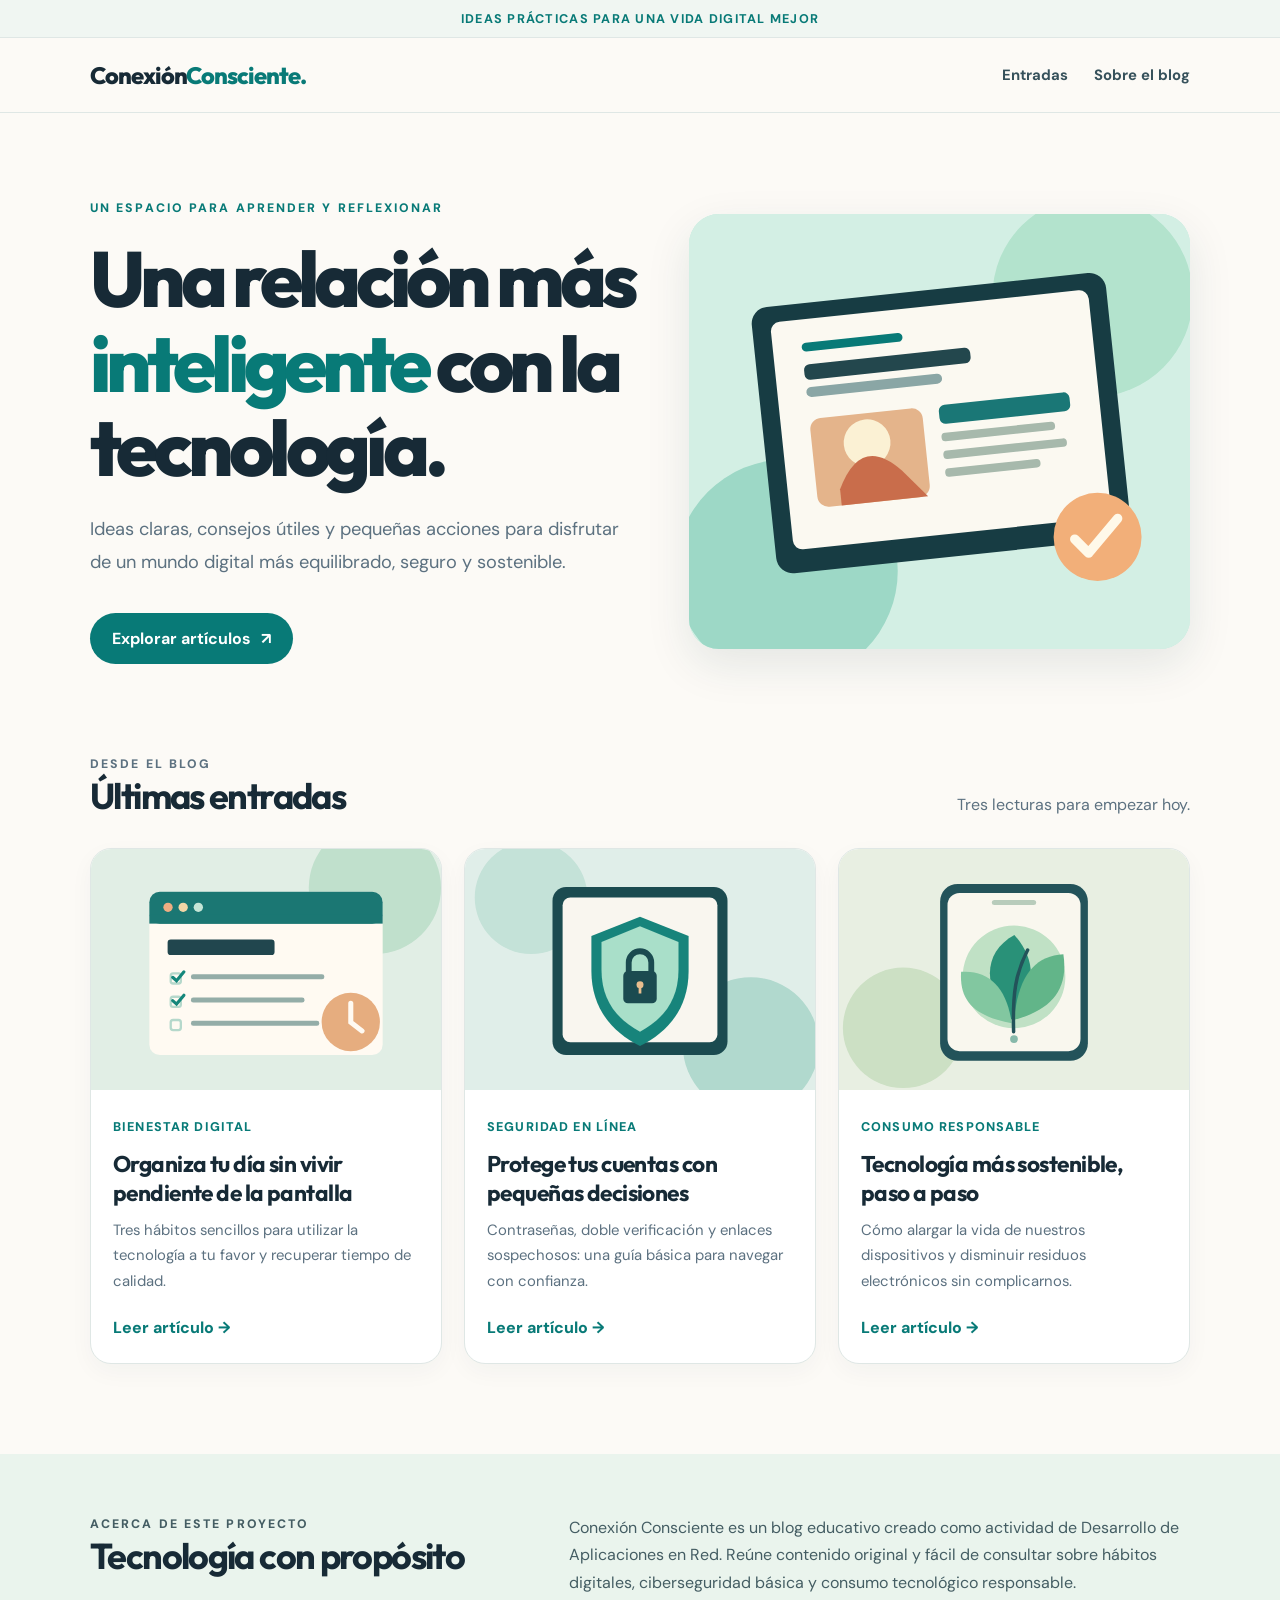
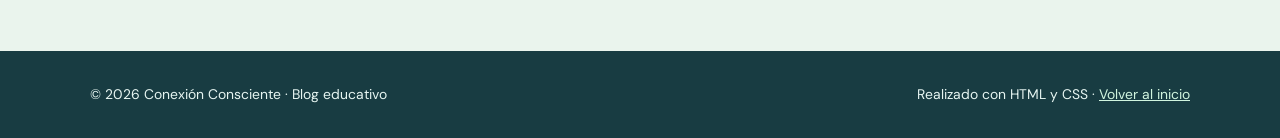
<file: index.html>
<!doctype html><html lang="es"><head><meta charset="utf-8"><meta name="viewport" content="width=device-width, initial-scale=1"><meta name="description" content="Blog sobre bienestar digital, seguridad en Internet y tecnología sostenible"><title>Inicio | Conexión Consciente</title><link rel="stylesheet" href="assets/styles.css"></head><body><a class="skip" href="#contenido">Saltar al contenido</a><div class="topbar">Ideas prácticas para una vida digital mejor</div><header class="site-header"><nav class="nav wrap" aria-label="Navegación principal"><a class="brand" href="index.html">Conexión<span>Consciente.</span></a><div class="nav-links"><a href="index.html#entradas">Entradas</a><a href="index.html#sobre-el-blog">Sobre el blog</a></div></nav></header><main id="contenido"><div class="wrap"><section class="hero"><div><p class="eyebrow">Un espacio para aprender y reflexionar</p><h1>Una relación más <em>inteligente</em> con la tecnología.</h1><p class="lead">Ideas claras, consejos útiles y pequeñas acciones para disfrutar de un mundo digital más equilibrado, seguro y sostenible.</p><a class="btn" href="#entradas">Explorar artículos <span aria-hidden="true">↗</span></a></div><div class="hero-art"><img src="assets/hero.svg" alt="Ilustración de una página web abierta, con contenidos organizados y un símbolo de verificación"></div></section><section class="section" id="entradas"><div class="section-head"><div><p class="eyebrow">Desde el blog</p><h2>Últimas entradas</h2></div><p>Tres lecturas para empezar hoy.</p></div><div class="cards"><article class="post-card"><a href="organiza-tu-dia.html" aria-label="Leer: Organiza tu día sin vivir pendiente de la pantalla"><img src="assets/productividad.svg" alt="Ilustración editorial sobre bienestar digital" loading="lazy"></a><div class="post-body"><span class="meta">Bienestar digital</span><h3>Organiza tu día sin vivir pendiente de la pantalla</h3><p>Tres hábitos sencillos para utilizar la tecnología a tu favor y recuperar tiempo de calidad.</p><a class="read-link" href="organiza-tu-dia.html">Leer artículo <span aria-hidden="true">→</span></a></div></article><article class="post-card"><a href="protege-tus-cuentas.html" aria-label="Leer: Protege tus cuentas con pequeñas decisiones"><img src="assets/seguridad.svg" alt="Ilustración editorial sobre seguridad en línea" loading="lazy"></a><div class="post-body"><span class="meta">Seguridad en línea</span><h3>Protege tus cuentas con pequeñas decisiones</h3><p>Contraseñas, doble verificación y enlaces sospechosos: una guía básica para navegar con confianza.</p><a class="read-link" href="protege-tus-cuentas.html">Leer artículo <span aria-hidden="true">→</span></a></div></article><article class="post-card"><a href="tecnologia-sostenible.html" aria-label="Leer: Tecnología más sostenible, paso a paso"><img src="assets/sostenibilidad.svg" alt="Ilustración editorial sobre consumo responsable" loading="lazy"></a><div class="post-body"><span class="meta">Consumo responsable</span><h3>Tecnología más sostenible, paso a paso</h3><p>Cómo alargar la vida de nuestros dispositivos y disminuir residuos electrónicos sin complicarnos.</p><a class="read-link" href="tecnologia-sostenible.html">Leer artículo <span aria-hidden="true">→</span></a></div></article></div></section></div><section class="about" id="sobre-el-blog"><div class="wrap about-inner"><div><p class="eyebrow">Acerca de este proyecto</p><h2>Tecnología con propósito</h2></div><p>Conexión Consciente es un blog educativo creado como actividad de Desarrollo de Aplicaciones en Red. Reúne contenido original y fácil de consultar sobre hábitos digitales, ciberseguridad básica y consumo tecnológico responsable.</p></div></section></main><footer class="footer"><div class="wrap footer-inner"><span>© 2026 Conexión Consciente · Blog educativo</span><span>Realizado con HTML y CSS · <a href="index.html">Volver al inicio</a></span></div></footer></body></html>
</file>
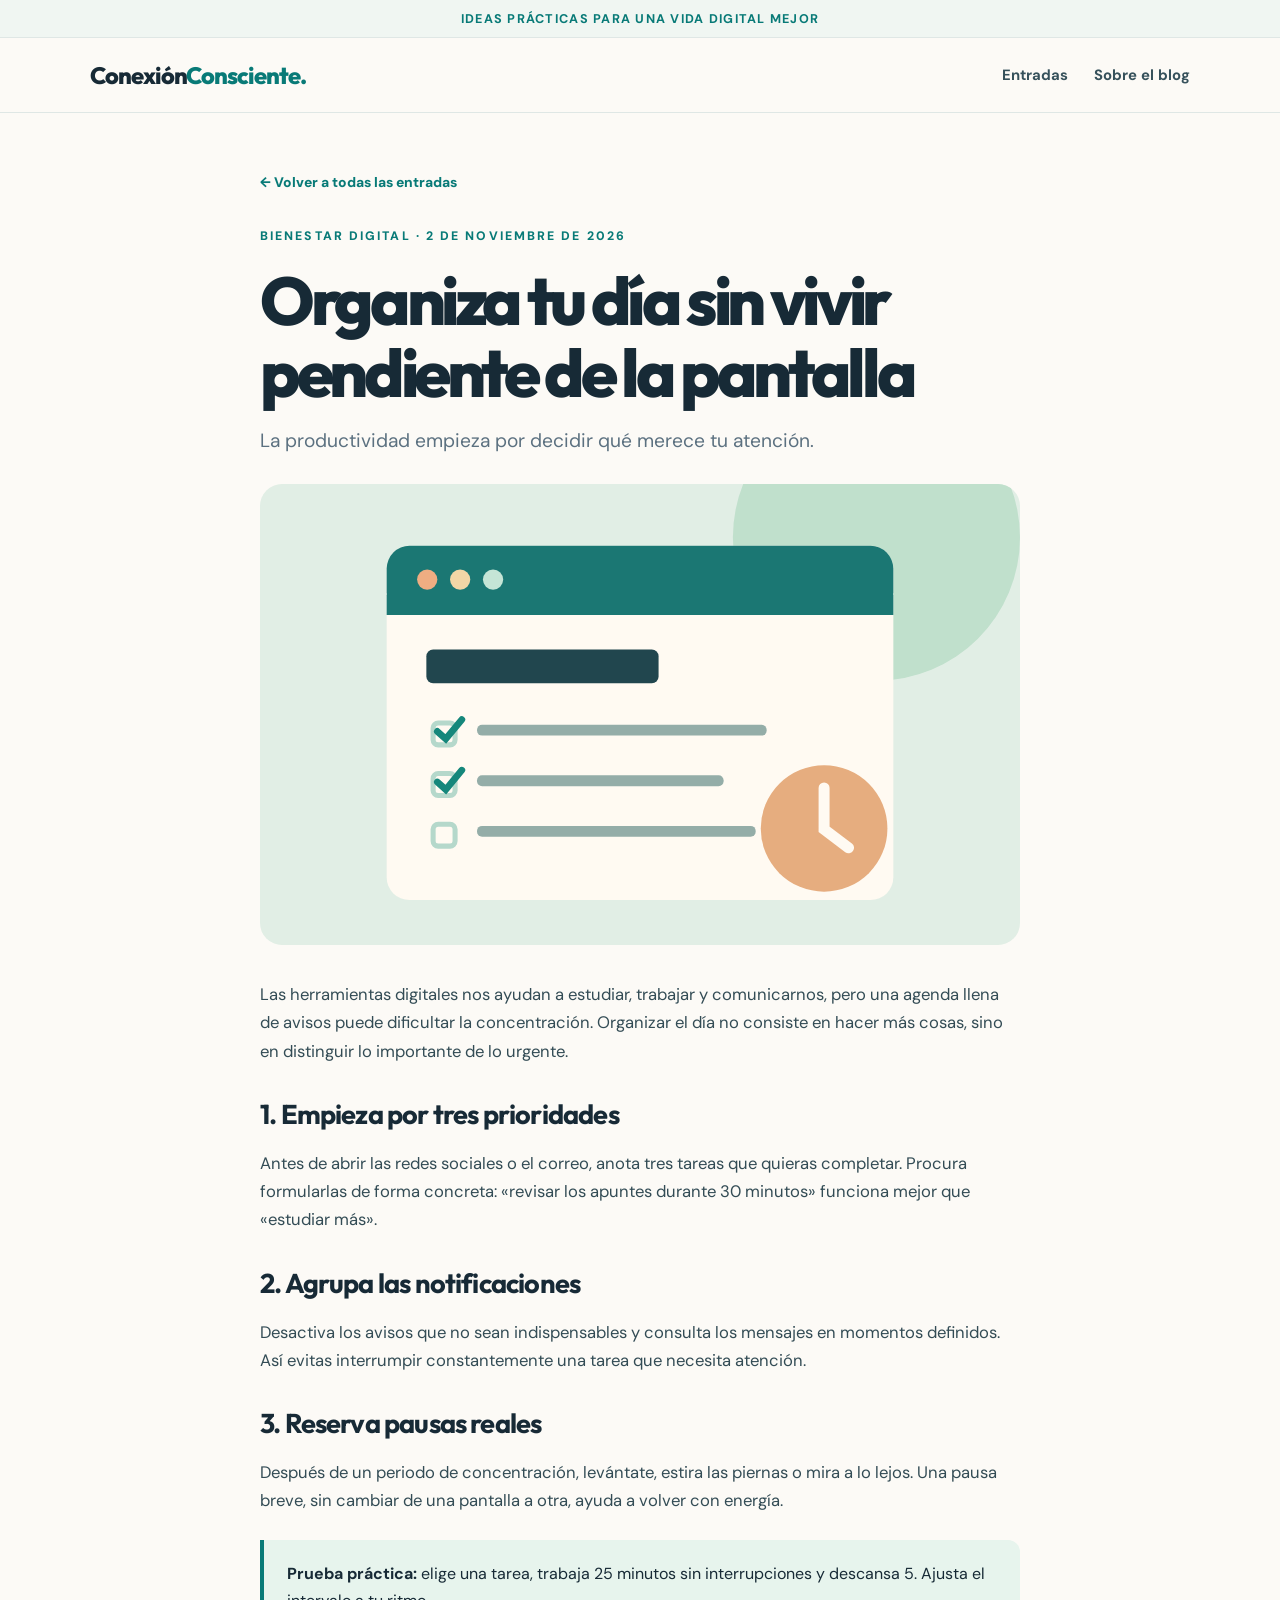
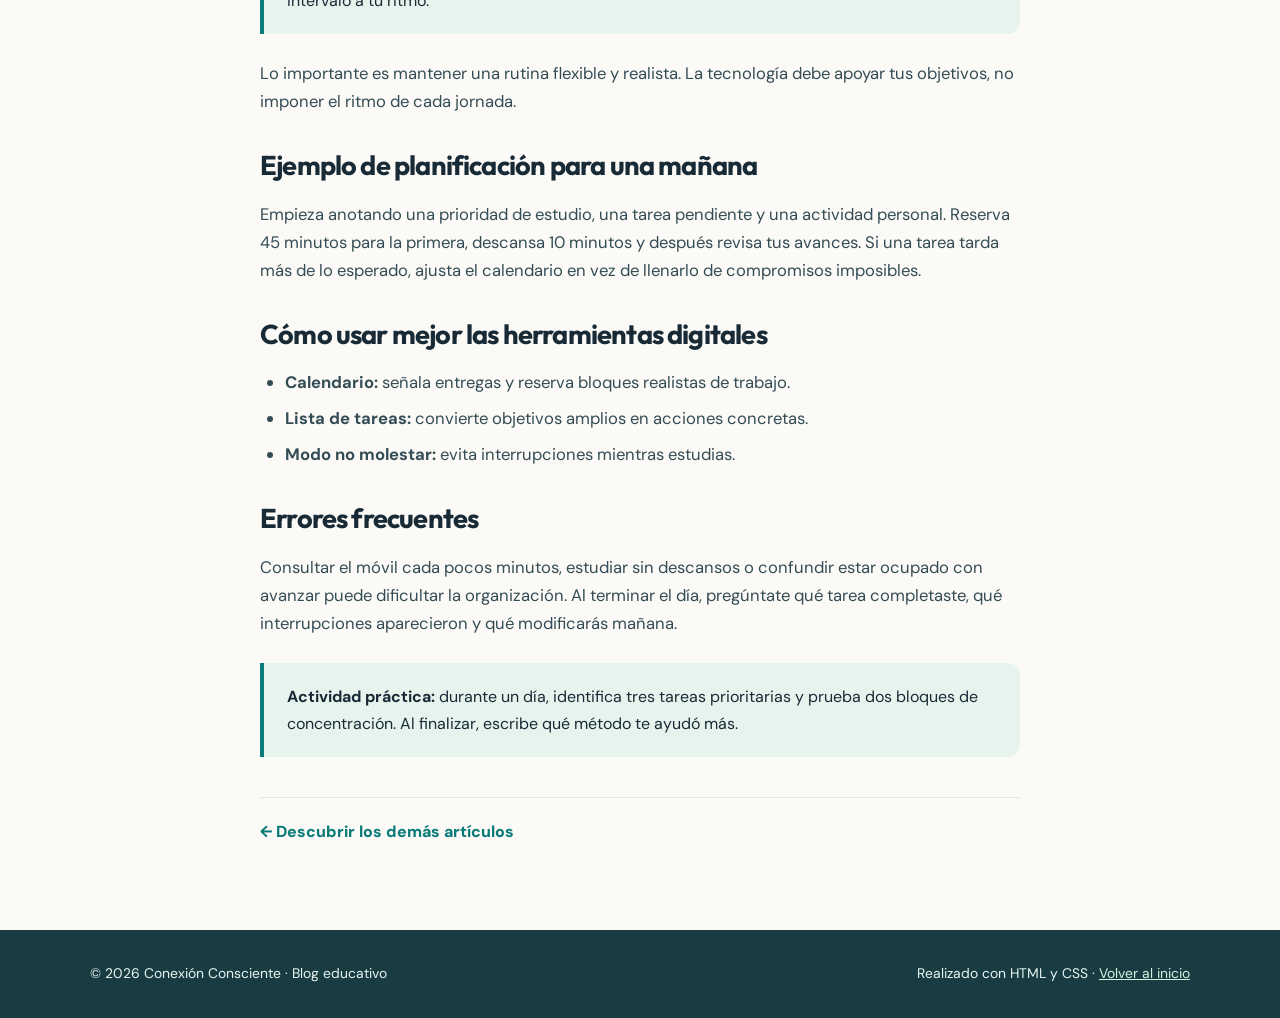
<file: organiza-tu-dia.html>
<!doctype html><html lang="es"><head><meta charset="utf-8"><meta name="viewport" content="width=device-width, initial-scale=1"><meta name="description" content="Tres hábitos sencillos para utilizar la tecnología a tu favor y recuperar tiempo de calidad."><title>Organiza tu día sin vivir pendiente de la pantalla | Conexión Consciente</title><link rel="stylesheet" href="assets/styles.css"></head><body><a class="skip" href="#contenido">Saltar al contenido</a><div class="topbar">Ideas prácticas para una vida digital mejor</div><header class="site-header"><nav class="nav wrap" aria-label="Navegación principal"><a class="brand" href="index.html">Conexión<span>Consciente.</span></a><div class="nav-links"><a href="index.html#entradas">Entradas</a><a href="index.html#sobre-el-blog">Sobre el blog</a></div></nav></header><main id="contenido"><article class="article-layout"><a class="back" href="index.html#entradas">← Volver a todas las entradas</a><p class="eyebrow" style="margin-top:30px">Bienestar digital · 2 de noviembre de 2026</p><h1 class="article-title">Organiza tu día sin vivir pendiente de la pantalla</h1><p class="article-subtitle">La productividad empieza por decidir qué merece tu atención.</p><img class="article-hero" src="assets/productividad.svg" alt="Ilustración sobre bienestar digital"><div class="article-content"><p>Las herramientas digitales nos ayudan a estudiar, trabajar y comunicarnos, pero una agenda llena de avisos puede dificultar la concentración. Organizar el día no consiste en hacer más cosas, sino en distinguir lo importante de lo urgente.</p><h2>1. Empieza por tres prioridades</h2><p>Antes de abrir las redes sociales o el correo, anota tres tareas que quieras completar. Procura formularlas de forma concreta: «revisar los apuntes durante 30 minutos» funciona mejor que «estudiar más».</p><h2>2. Agrupa las notificaciones</h2><p>Desactiva los avisos que no sean indispensables y consulta los mensajes en momentos definidos. Así evitas interrumpir constantemente una tarea que necesita atención.</p><h2>3. Reserva pausas reales</h2><p>Después de un periodo de concentración, levántate, estira las piernas o mira a lo lejos. Una pausa breve, sin cambiar de una pantalla a otra, ayuda a volver con energía.</p><div class="note"><strong>Prueba práctica:</strong> elige una tarea, trabaja 25 minutos sin interrupciones y descansa 5. Ajusta el intervalo a tu ritmo.</div><p>Lo importante es mantener una rutina flexible y realista. La tecnología debe apoyar tus objetivos, no imponer el ritmo de cada jornada.</p><h2>Ejemplo de planificación para una mañana</h2><p>Empieza anotando una prioridad de estudio, una tarea pendiente y una actividad personal. Reserva 45 minutos para la primera, descansa 10 minutos y después revisa tus avances. Si una tarea tarda más de lo esperado, ajusta el calendario en vez de llenarlo de compromisos imposibles.</p><h2>Cómo usar mejor las herramientas digitales</h2><ul><li><strong>Calendario:</strong> señala entregas y reserva bloques realistas de trabajo.</li><li><strong>Lista de tareas:</strong> convierte objetivos amplios en acciones concretas.</li><li><strong>Modo no molestar:</strong> evita interrupciones mientras estudias.</li></ul><h2>Errores frecuentes</h2><p>Consultar el móvil cada pocos minutos, estudiar sin descansos o confundir estar ocupado con avanzar puede dificultar la organización. Al terminar el día, pregúntate qué tarea completaste, qué interrupciones aparecieron y qué modificarás mañana.</p><div class="note"><strong>Actividad práctica:</strong> durante un día, identifica tres tareas prioritarias y prueba dos bloques de concentración. Al finalizar, escribe qué método te ayudó más.</div></div><div class="article-footer"><a class="read-link" href="index.html#entradas">← Descubrir los demás artículos</a></div></article></main><footer class="footer"><div class="wrap footer-inner"><span>© 2026 Conexión Consciente · Blog educativo</span><span>Realizado con HTML y CSS · <a href="index.html">Volver al inicio</a></span></div></footer></body></html>
</file>
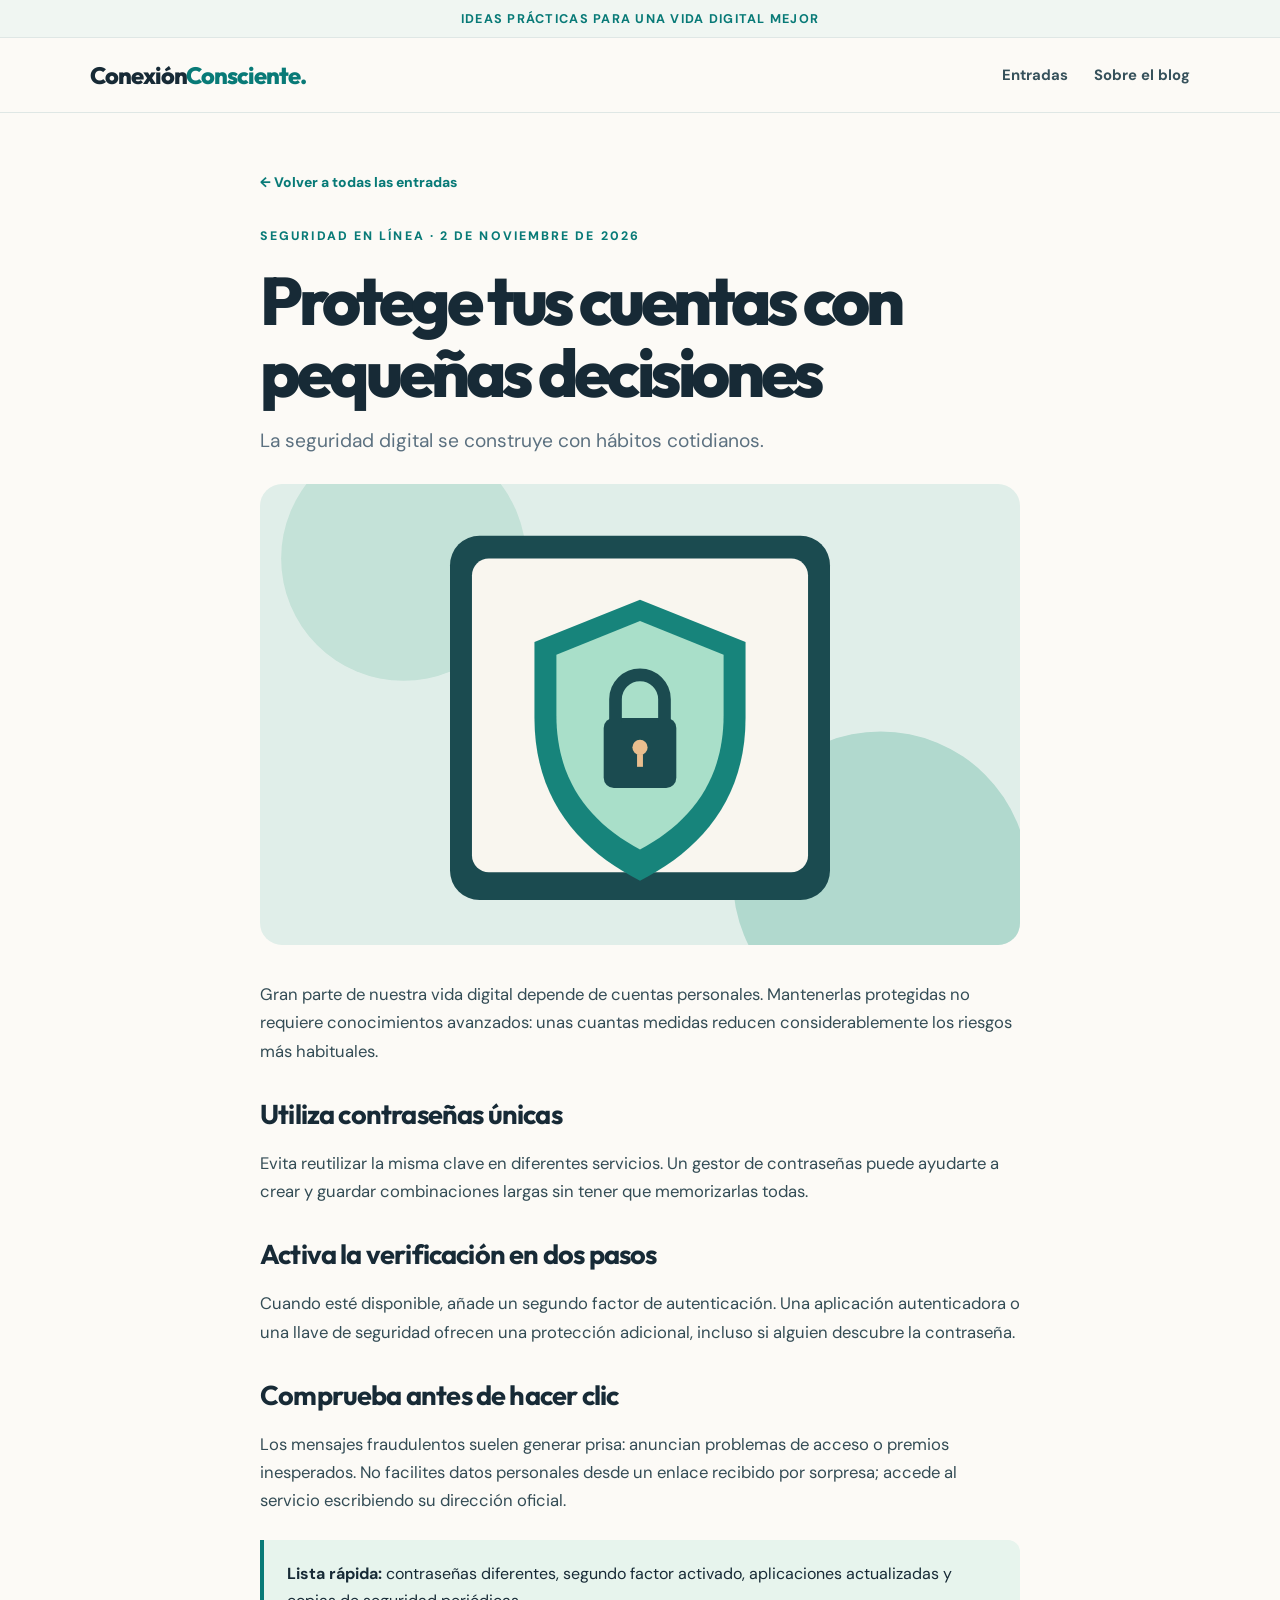
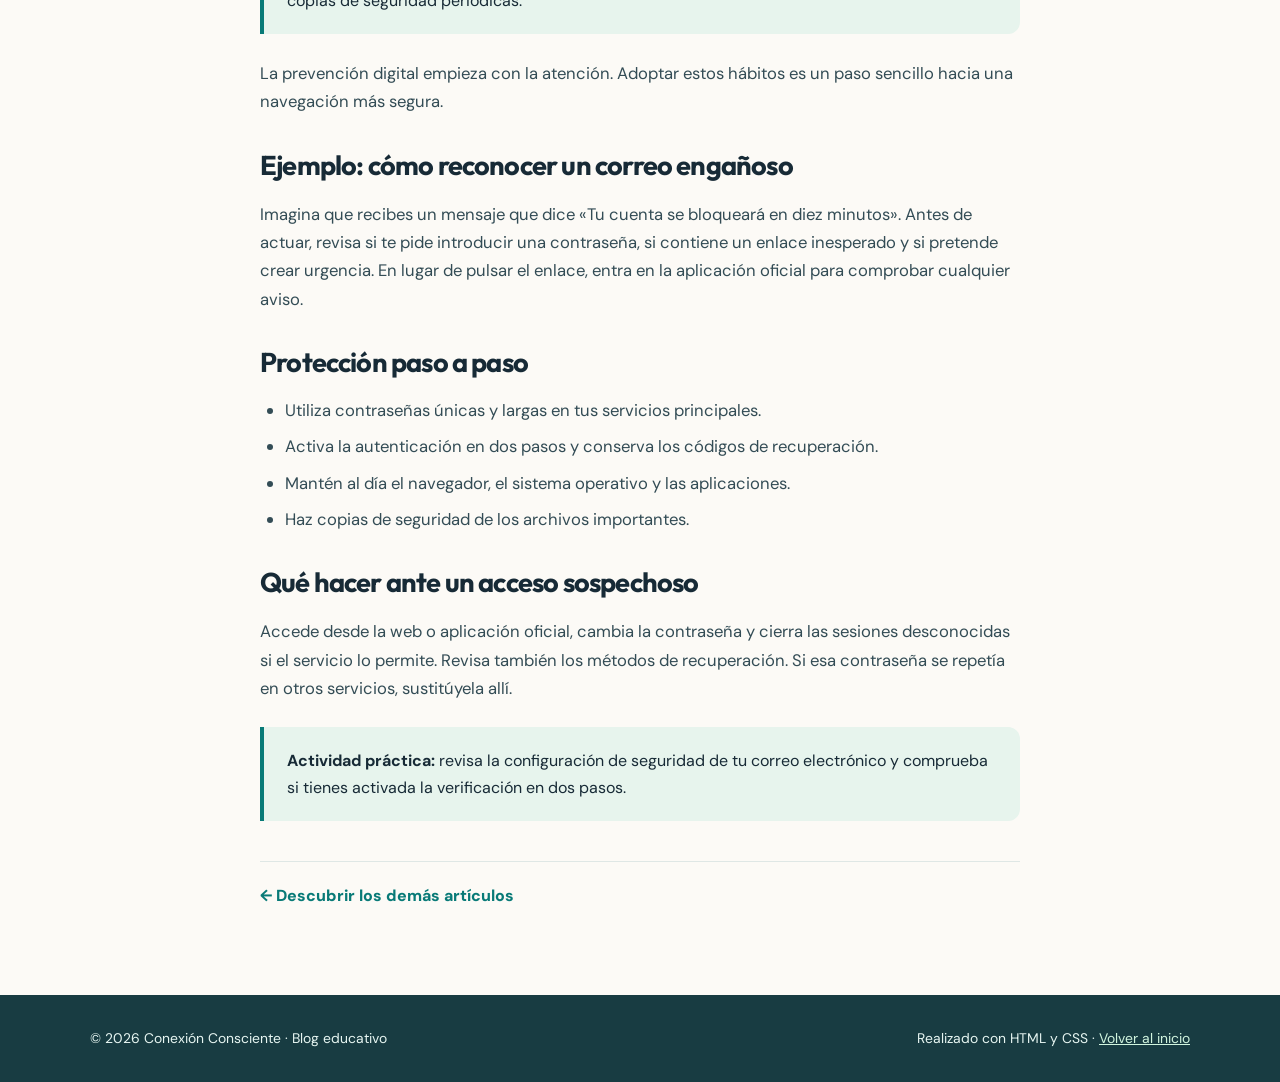
<file: protege-tus-cuentas.html>
<!doctype html><html lang="es"><head><meta charset="utf-8"><meta name="viewport" content="width=device-width, initial-scale=1"><meta name="description" content="Contraseñas, doble verificación y enlaces sospechosos: una guía básica para navegar con confianza."><title>Protege tus cuentas con pequeñas decisiones | Conexión Consciente</title><link rel="stylesheet" href="assets/styles.css"></head><body><a class="skip" href="#contenido">Saltar al contenido</a><div class="topbar">Ideas prácticas para una vida digital mejor</div><header class="site-header"><nav class="nav wrap" aria-label="Navegación principal"><a class="brand" href="index.html">Conexión<span>Consciente.</span></a><div class="nav-links"><a href="index.html#entradas">Entradas</a><a href="index.html#sobre-el-blog">Sobre el blog</a></div></nav></header><main id="contenido"><article class="article-layout"><a class="back" href="index.html#entradas">← Volver a todas las entradas</a><p class="eyebrow" style="margin-top:30px">Seguridad en línea · 2 de noviembre de 2026</p><h1 class="article-title">Protege tus cuentas con pequeñas decisiones</h1><p class="article-subtitle">La seguridad digital se construye con hábitos cotidianos.</p><img class="article-hero" src="assets/seguridad.svg" alt="Ilustración sobre seguridad en línea"><div class="article-content"><p>Gran parte de nuestra vida digital depende de cuentas personales. Mantenerlas protegidas no requiere conocimientos avanzados: unas cuantas medidas reducen considerablemente los riesgos más habituales.</p><h2>Utiliza contraseñas únicas</h2><p>Evita reutilizar la misma clave en diferentes servicios. Un gestor de contraseñas puede ayudarte a crear y guardar combinaciones largas sin tener que memorizarlas todas.</p><h2>Activa la verificación en dos pasos</h2><p>Cuando esté disponible, añade un segundo factor de autenticación. Una aplicación autenticadora o una llave de seguridad ofrecen una protección adicional, incluso si alguien descubre la contraseña.</p><h2>Comprueba antes de hacer clic</h2><p>Los mensajes fraudulentos suelen generar prisa: anuncian problemas de acceso o premios inesperados. No facilites datos personales desde un enlace recibido por sorpresa; accede al servicio escribiendo su dirección oficial.</p><div class="note"><strong>Lista rápida:</strong> contraseñas diferentes, segundo factor activado, aplicaciones actualizadas y copias de seguridad periódicas.</div><p>La prevención digital empieza con la atención. Adoptar estos hábitos es un paso sencillo hacia una navegación más segura.</p><h2>Ejemplo: cómo reconocer un correo engañoso</h2><p>Imagina que recibes un mensaje que dice «Tu cuenta se bloqueará en diez minutos». Antes de actuar, revisa si te pide introducir una contraseña, si contiene un enlace inesperado y si pretende crear urgencia. En lugar de pulsar el enlace, entra en la aplicación oficial para comprobar cualquier aviso.</p><h2>Protección paso a paso</h2><ul><li>Utiliza contraseñas únicas y largas en tus servicios principales.</li><li>Activa la autenticación en dos pasos y conserva los códigos de recuperación.</li><li>Mantén al día el navegador, el sistema operativo y las aplicaciones.</li><li>Haz copias de seguridad de los archivos importantes.</li></ul><h2>Qué hacer ante un acceso sospechoso</h2><p>Accede desde la web o aplicación oficial, cambia la contraseña y cierra las sesiones desconocidas si el servicio lo permite. Revisa también los métodos de recuperación. Si esa contraseña se repetía en otros servicios, sustitúyela allí.</p><div class="note"><strong>Actividad práctica:</strong> revisa la configuración de seguridad de tu correo electrónico y comprueba si tienes activada la verificación en dos pasos.</div></div><div class="article-footer"><a class="read-link" href="index.html#entradas">← Descubrir los demás artículos</a></div></article></main><footer class="footer"><div class="wrap footer-inner"><span>© 2026 Conexión Consciente · Blog educativo</span><span>Realizado con HTML y CSS · <a href="index.html">Volver al inicio</a></span></div></footer></body></html>
</file>
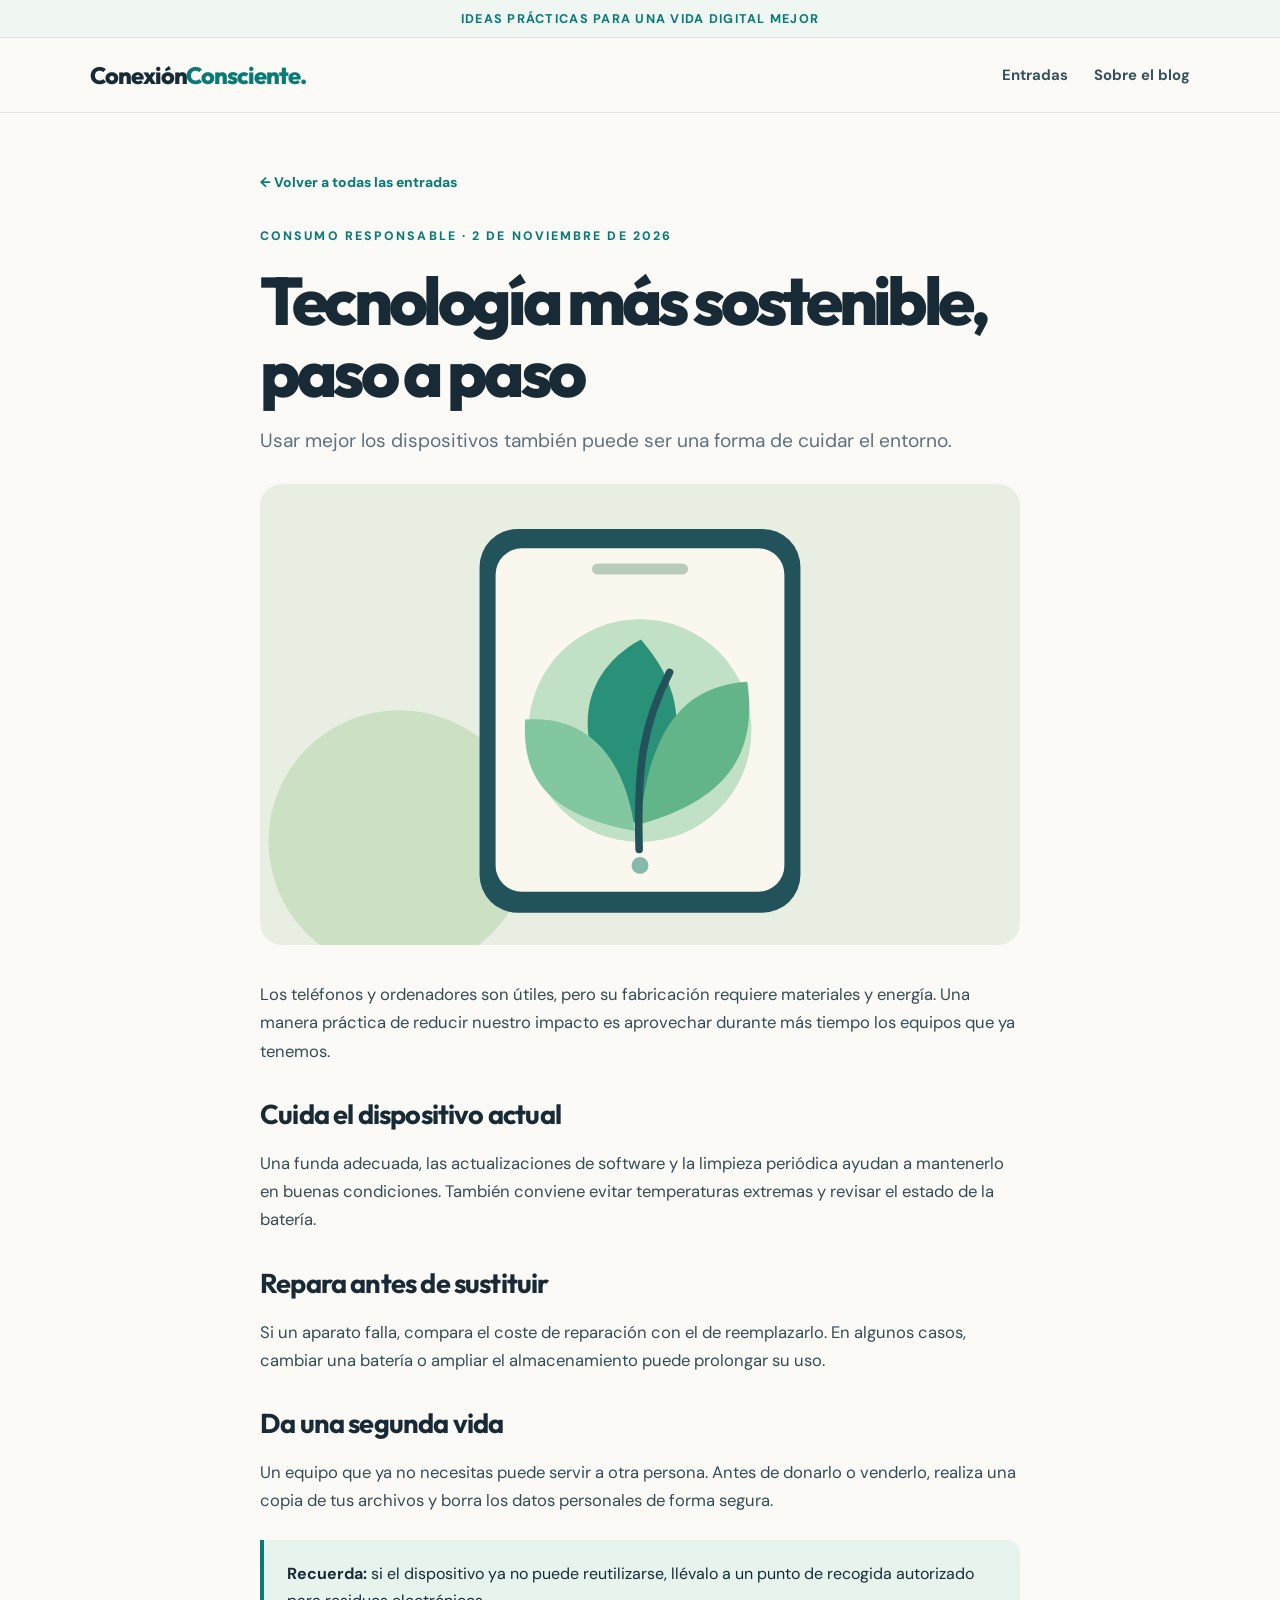
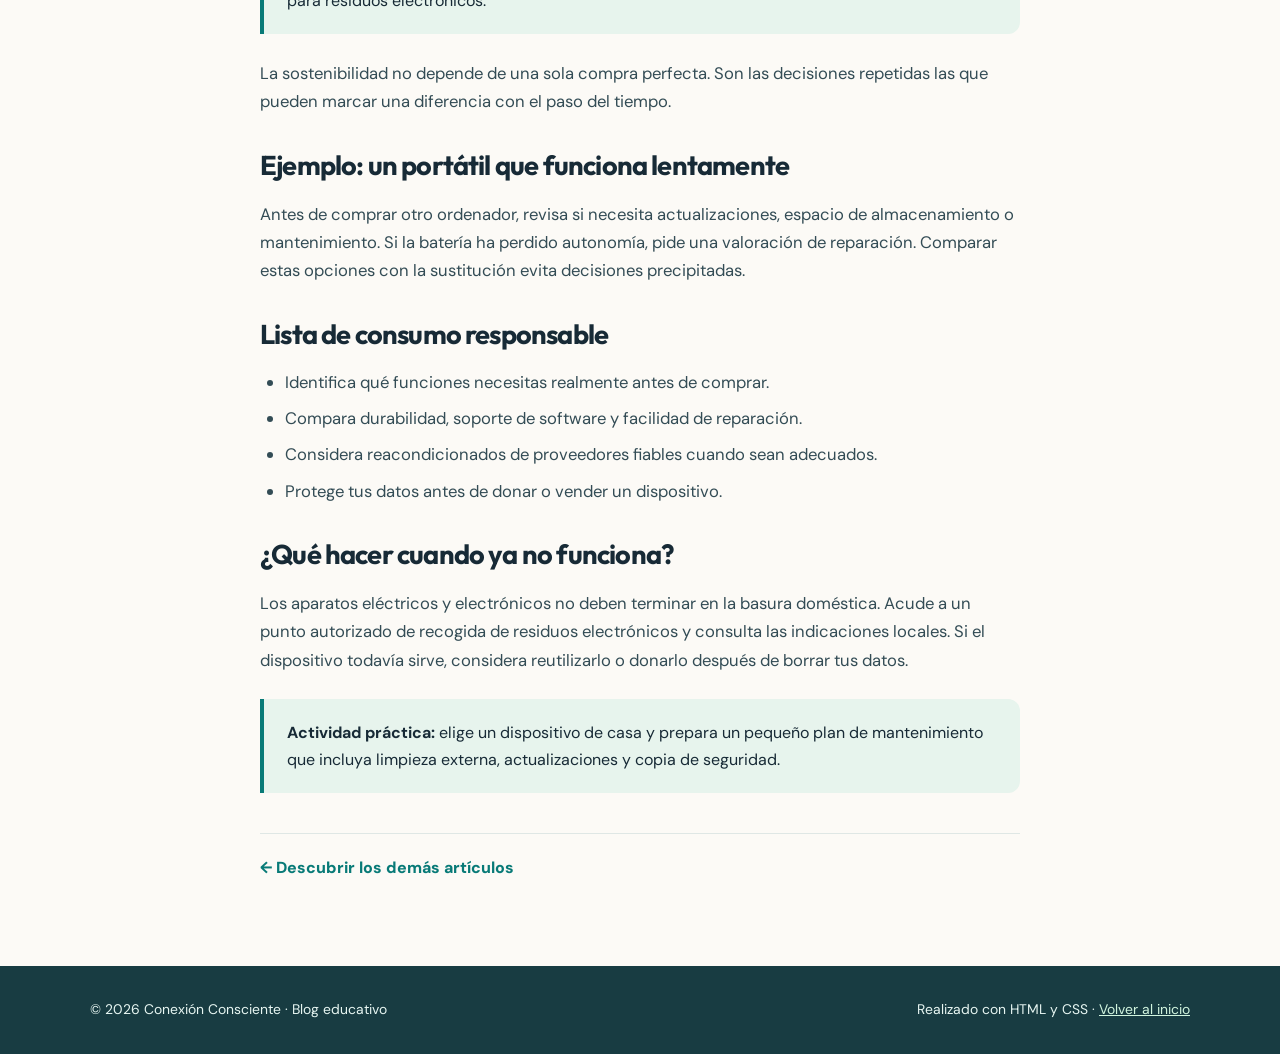
<file: tecnologia-sostenible.html>
<!doctype html><html lang="es"><head><meta charset="utf-8"><meta name="viewport" content="width=device-width, initial-scale=1"><meta name="description" content="Cómo alargar la vida de nuestros dispositivos y disminuir residuos electrónicos sin complicarnos."><title>Tecnología más sostenible, paso a paso | Conexión Consciente</title><link rel="stylesheet" href="assets/styles.css"></head><body><a class="skip" href="#contenido">Saltar al contenido</a><div class="topbar">Ideas prácticas para una vida digital mejor</div><header class="site-header"><nav class="nav wrap" aria-label="Navegación principal"><a class="brand" href="index.html">Conexión<span>Consciente.</span></a><div class="nav-links"><a href="index.html#entradas">Entradas</a><a href="index.html#sobre-el-blog">Sobre el blog</a></div></nav></header><main id="contenido"><article class="article-layout"><a class="back" href="index.html#entradas">← Volver a todas las entradas</a><p class="eyebrow" style="margin-top:30px">Consumo responsable · 2 de noviembre de 2026</p><h1 class="article-title">Tecnología más sostenible, paso a paso</h1><p class="article-subtitle">Usar mejor los dispositivos también puede ser una forma de cuidar el entorno.</p><img class="article-hero" src="assets/sostenibilidad.svg" alt="Ilustración sobre consumo responsable"><div class="article-content"><p>Los teléfonos y ordenadores son útiles, pero su fabricación requiere materiales y energía. Una manera práctica de reducir nuestro impacto es aprovechar durante más tiempo los equipos que ya tenemos.</p><h2>Cuida el dispositivo actual</h2><p>Una funda adecuada, las actualizaciones de software y la limpieza periódica ayudan a mantenerlo en buenas condiciones. También conviene evitar temperaturas extremas y revisar el estado de la batería.</p><h2>Repara antes de sustituir</h2><p>Si un aparato falla, compara el coste de reparación con el de reemplazarlo. En algunos casos, cambiar una batería o ampliar el almacenamiento puede prolongar su uso.</p><h2>Da una segunda vida</h2><p>Un equipo que ya no necesitas puede servir a otra persona. Antes de donarlo o venderlo, realiza una copia de tus archivos y borra los datos personales de forma segura.</p><div class="note"><strong>Recuerda:</strong> si el dispositivo ya no puede reutilizarse, llévalo a un punto de recogida autorizado para residuos electrónicos.</div><p>La sostenibilidad no depende de una sola compra perfecta. Son las decisiones repetidas las que pueden marcar una diferencia con el paso del tiempo.</p><h2>Ejemplo: un portátil que funciona lentamente</h2><p>Antes de comprar otro ordenador, revisa si necesita actualizaciones, espacio de almacenamiento o mantenimiento. Si la batería ha perdido autonomía, pide una valoración de reparación. Comparar estas opciones con la sustitución evita decisiones precipitadas.</p><h2>Lista de consumo responsable</h2><ul><li>Identifica qué funciones necesitas realmente antes de comprar.</li><li>Compara durabilidad, soporte de software y facilidad de reparación.</li><li>Considera reacondicionados de proveedores fiables cuando sean adecuados.</li><li>Protege tus datos antes de donar o vender un dispositivo.</li></ul><h2>¿Qué hacer cuando ya no funciona?</h2><p>Los aparatos eléctricos y electrónicos no deben terminar en la basura doméstica. Acude a un punto autorizado de recogida de residuos electrónicos y consulta las indicaciones locales. Si el dispositivo todavía sirve, considera reutilizarlo o donarlo después de borrar tus datos.</p><div class="note"><strong>Actividad práctica:</strong> elige un dispositivo de casa y prepara un pequeño plan de mantenimiento que incluya limpieza externa, actualizaciones y copia de seguridad.</div></div><div class="article-footer"><a class="read-link" href="index.html#entradas">← Descubrir los demás artículos</a></div></article></main><footer class="footer"><div class="wrap footer-inner"><span>© 2026 Conexión Consciente · Blog educativo</span><span>Realizado con HTML y CSS · <a href="index.html">Volver al inicio</a></span></div></footer></body></html>
</file>
<file: assets/styles.css>
@import url('https://fonts.googleapis.com/css2?family=DM+Sans:wght@400;500;600;700&family=Outfit:wght@400;500;600;700;800&display=swap');
:root{--ink:#172a36;--muted:#5c7180;--sea:#087a77;--mint:#d9f3e9;--cream:#fcfaf6;--border:#dfe7e5;--shadow:0 16px 45px rgba(22,62,65,.10)}
*{box-sizing:border-box}html{scroll-behavior:smooth}body{margin:0;background:var(--cream);color:var(--ink);font-family:'DM Sans',Arial,sans-serif;line-height:1.7}a{color:inherit}a:focus-visible{outline:3px solid #f5a65c;outline-offset:4px}img{max-width:100%;display:block}.wrap{width:min(1100px,calc(100% - 42px));margin:auto}.topbar{background:#f0f6f2;border-bottom:1px solid var(--border);font-size:.79rem;color:var(--sea);font-weight:700;letter-spacing:.1em;text-transform:uppercase;text-align:center;padding:8px 12px}.site-header{background:rgba(252,250,246,.96);border-bottom:1px solid var(--border);position:sticky;top:0;z-index:10;backdrop-filter:blur(10px)}.nav{display:flex;justify-content:space-between;align-items:center;gap:20px;min-height:74px}.brand{text-decoration:none;font-family:Outfit,Arial,sans-serif;font-size:1.48rem;font-weight:800;letter-spacing:-.045em}.brand span{color:var(--sea)}.nav-links{display:flex;gap:26px;align-items:center}.nav-links a{font-size:.93rem;font-weight:700;text-decoration:none;color:#36515b}.nav-links a:hover,.nav-links a[aria-current=page]{color:var(--sea)}.hero{padding:85px 0 75px;display:grid;grid-template-columns:1.05fr .95fr;align-items:center;gap:45px}.eyebrow{color:var(--sea);font-size:.77rem;text-transform:uppercase;font-weight:800;letter-spacing:.17em;margin:0 0 17px}.hero h1,.article-title{font-family:Outfit,Arial,sans-serif;font-weight:800;line-height:1.08;letter-spacing:-.065em;font-size:clamp(2.8rem,6.1vw,5.1rem);margin:0 0 24px}.hero h1 em{font-style:normal;color:var(--sea)}.lead{font-size:1.14rem;color:var(--muted);max-width:540px;line-height:1.8}.btn{display:inline-flex;align-items:center;gap:10px;background:var(--sea);color:white;border-radius:40px;padding:12px 22px;text-decoration:none;font-weight:700;margin-top:16px}.btn:hover{background:#075f5d}.hero-art{border-radius:30px;box-shadow:var(--shadow);overflow:hidden;background:#c7ebe0}.hero-art img{width:100%;height:100%;object-fit:cover}.section{padding:15px 0 90px}.section-head{display:flex;justify-content:space-between;align-items:end;gap:15px;margin-bottom:30px}.section h2,.about h2{font-family:Outfit,Arial,sans-serif;font-size:2.25rem;line-height:1.18;letter-spacing:-.045em;margin:0}.section-head p{color:var(--muted);margin:0}.cards{display:grid;grid-template-columns:repeat(3,minmax(0,1fr));gap:22px}.post-card{background:white;border:1px solid var(--border);border-radius:21px;overflow:hidden;box-shadow:0 8px 23px rgba(22,62,65,.04);transition:transform .2s,box-shadow .2s}.post-card:hover{transform:translateY(-5px);box-shadow:var(--shadow)}.post-card img{width:100%;aspect-ratio:1.45;object-fit:cover}.post-body{padding:22px}.meta{font-size:.79rem;font-weight:800;letter-spacing:.09em;text-transform:uppercase;color:var(--sea)}.post-card h3{font-family:Outfit,Arial,sans-serif;font-size:1.42rem;line-height:1.25;margin:11px 0;letter-spacing:-.025em}.post-card p{color:var(--muted);margin:0 0 20px;font-size:.93rem}.read-link{color:var(--sea);font-weight:800;text-decoration:none}.read-link:hover{text-decoration:underline}.about{background:#eaf4ed;padding:55px 0;margin-bottom:0}.about-inner{display:grid;grid-template-columns:1fr 1.4fr;gap:35px}.about p{color:#445d63;margin:5px 0 0}.footer{background:#183c42;color:#e7f6f2;padding:32px 0}.footer-inner{display:flex;justify-content:space-between;gap:20px;align-items:center;font-size:.87rem}.footer a{color:#d1f5df}.article-layout{width:min(760px,calc(100% - 42px));margin:0 auto;padding:55px 0 85px}.back{font-size:.87rem;color:var(--sea);font-weight:800;text-decoration:none}.article-title{font-size:clamp(2.5rem,5.5vw,4.2rem);margin:14px 0 16px}.article-subtitle{font-size:1.2rem;color:var(--muted);margin:0 0 26px}.article-hero{width:100%;border-radius:22px;aspect-ratio:1.65;object-fit:cover;margin:27px 0 35px}.article-content h2{font-family:Outfit,Arial,sans-serif;letter-spacing:-.03em;font-size:1.7rem;line-height:1.3;margin:32px 0 11px}.article-content p,.article-content li{font-size:1.04rem;color:#334c55}.article-content ul{padding-left:25px}.article-content li{margin:8px 0}.note{padding:20px 23px;border-left:4px solid var(--sea);background:#e7f4ed;border-radius:0 12px 12px 0;margin:25px 0}.article-footer{border-top:1px solid var(--border);margin-top:40px;padding-top:20px}.skip{position:absolute;left:-9999px}.skip:focus{left:8px;top:8px;z-index:20;background:white;padding:12px}
@media(max-width:780px){.hero{grid-template-columns:1fr;padding:60px 0 48px}.hero-art{max-width:520px}.cards{grid-template-columns:1fr 1fr}.about-inner{grid-template-columns:1fr}.section-head{display:block}.nav-links{gap:14px}.section-head p{margin-top:8px}}@media(max-width:560px){.cards{grid-template-columns:1fr}.nav{min-height:66px}.brand{font-size:1.25rem}.nav-links{gap:12px}.nav-links a{font-size:.82rem}.hero{gap:28px}.section{padding-bottom:55px}.footer-inner{flex-direction:column;align-items:flex-start}}
</file>
